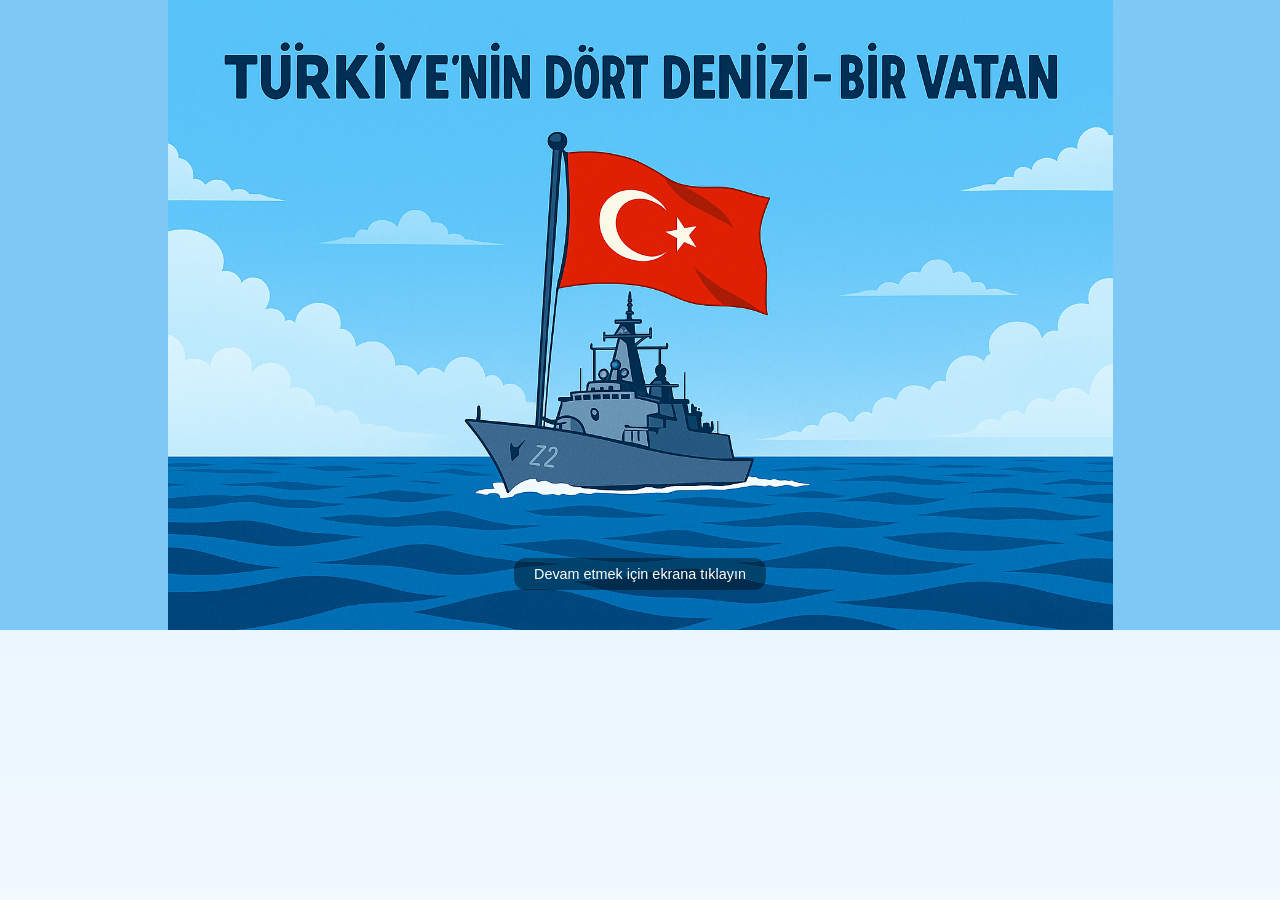
<file: index.html>
<!DOCTYPE html>
<html lang="tr">
<head>
  <meta charset="UTF-8">
  <meta name="viewport" content="width=device-width, initial-scale=1.0">
  <title>Mavi Vatan Nedir?</title>
  <link rel="stylesheet" href="style.css">
  <style>
    #intro-screen {
  position: fixed;
  top: 0;
  left: 0;
  width: 100%;
  height: 70vh; /* Ekranın %70’i */
  background: url('images/kapak.png') no-repeat center 80%;
  background-size: contain; /* Görselin tamamı görünür */
  background-color: #7ec8f5; /* Geri plan rengi, gökyüzüyle uyumlu */
  z-index: 9999;
  display: flex;
  align-items: flex-end;
  justify-content: center;
  cursor: pointer;
  opacity: 1;
  transition: opacity 1.5s ease, transform 1.5s ease;
}

    #intro-screen.hidden {
      opacity: 0;
      transform: translateY(-50px);
      pointer-events: none;
    }
    #intro-hint {
      position: absolute;
      bottom: 40px;
      color: white;
      background: rgba(0,0,0,0.4);
      padding: 8px 20px;
      border-radius: 12px;
      font-family: sans-serif;
      font-size: 0.9rem;
    }
    body.loaded main,
    body.loaded nav,
    body.loaded footer {
      opacity: 1;
      transform: translateY(0);
      transition: opacity 1.5s ease, transform 1.5s ease;
    }
    main, nav, footer {
      opacity: 0;
      transform: translateY(30px);
    }
  </style>
</head>
<body>
  <div id="intro-screen">
    <div id="intro-hint">Devam etmek için ekrana tıklayın</div>
  </div>

  <nav>
    <a href="index.html" class="active">Mavi Vatan</a>
    <a href="denizler.html">Denizlerimiz</a>
    <a href="harita-kullanim.html">Harita Kullanımı</a>
  </nav>

  <main>
    <h1>🌊 Mavi Vatan Nedir?</h1>
    <p>Türkiye’nin denizlerdeki hak, yetki ve menfaatlerini ifade eder. 
       Karasuları, kıta sahanlığı ve Münhasır Ekonomik Bölge (MEB) bu alanın temel parçalarıdır.</p>

    <div class="info-card">
      ⚓ <strong>Karasuları:</strong> Kıyıdan itibaren 12 mile kadar uzanır ve bu alan ülkenin tam egemenlik hakkına sahiptir.
    </div>

    <div class="info-card">
      🌊 <strong>Kıta Sahanlığı:</strong> Deniz tabanı ve altındaki doğal kaynaklar üzerinde araştırma ve işletme hakkı sağlar.
    </div>

    <div class="info-card">
      🟦 <strong>MEB (Münhasır Ekonomik Bölge):</strong> Karasularının ötesinde 200 mile kadar uzanır; 
      devlet bu bölgede balıkçılık, enerji arama ve doğal kaynak kullanımı hakkına sahiptir.
    </div>

    <div class="button-container">
      <a href="denizler.html" class="next-button">➡️ Denizlerimize Geç</a>
    </div>
  </main>

  <footer>© 2025 Mavi Vatan Eğitsel Projesi</footer>

  <script>
    const introScreen = document.getElementById("intro-screen");
    introScreen.addEventListener("click", () => {
      introScreen.classList.add("hidden");
      setTimeout(() => {
        introScreen.style.display = "none";
        document.body.classList.add("loaded");
      }, 1500);
    });
  </script>
</body>
</html>
</file>
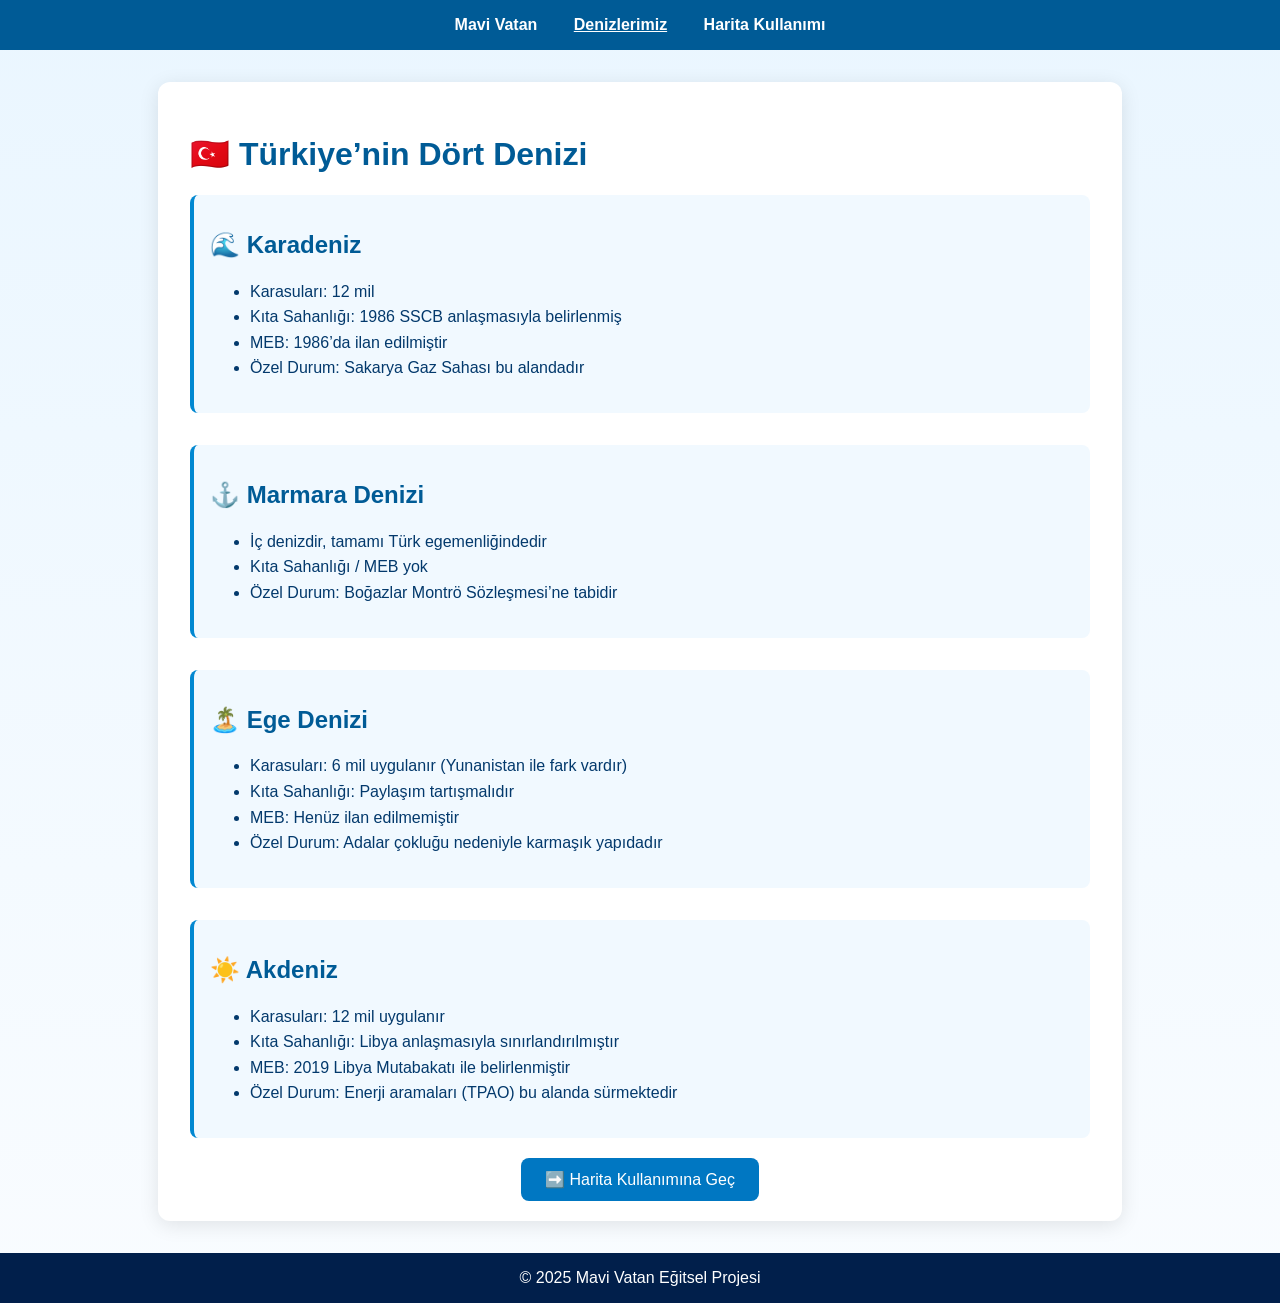
<file: denizler.html>
<!DOCTYPE html>
<html lang="tr">
<head>
  <meta charset="UTF-8">
  <meta name="viewport" content="width=device-width, initial-scale=1.0">
  <title>Denizlerimiz</title>
  <link rel="stylesheet" href="style.css">
</head>
<body>
  <nav>
    <a href="index.html">Mavi Vatan</a>
    <a href="denizler.html" class="active">Denizlerimiz</a>
    <a href="harita-kullanim.html">Harita Kullanımı</a>
  </nav>

  <main>
    <h1>🇹🇷 Türkiye’nin Dört Denizi</h1>

    <section class="sea">
      <h2>🌊 Karadeniz</h2>
      <ul>
        <li>Karasuları: 12 mil</li>
        <li>Kıta Sahanlığı: 1986 SSCB anlaşmasıyla belirlenmiş</li>
        <li>MEB: 1986’da ilan edilmiştir</li>
        <li>Özel Durum: Sakarya Gaz Sahası bu alandadır</li>
      </ul>
    </section>

    <section class="sea">
      <h2>⚓ Marmara Denizi</h2>
      <ul>
        <li>İç denizdir, tamamı Türk egemenliğindedir</li>
        <li>Kıta Sahanlığı / MEB yok</li>
        <li>Özel Durum: Boğazlar Montrö Sözleşmesi’ne tabidir</li>
      </ul>
    </section>

    <section class="sea">
      <h2>🏝️ Ege Denizi</h2>
      <ul>
        <li>Karasuları: 6 mil uygulanır (Yunanistan ile fark vardır)</li>
        <li>Kıta Sahanlığı: Paylaşım tartışmalıdır</li>
        <li>MEB: Henüz ilan edilmemiştir</li>
        <li>Özel Durum: Adalar çokluğu nedeniyle karmaşık yapıdadır</li>
      </ul>
    </section>

    <section class="sea">
      <h2>☀️ Akdeniz</h2>
      <ul>
        <li>Karasuları: 12 mil uygulanır</li>
        <li>Kıta Sahanlığı: Libya anlaşmasıyla sınırlandırılmıştır</li>
        <li>MEB: 2019 Libya Mutabakatı ile belirlenmiştir</li>
        <li>Özel Durum: Enerji aramaları (TPAO) bu alanda sürmektedir</li>
      </ul>
    </section>

    <div class="button-container">
      <a href="harita-kullanim.html" class="next-button">➡️ Harita Kullanımına Geç</a>
    </div>
  </main>

  <footer>© 2025 Mavi Vatan Eğitsel Projesi</footer>
</body>
</html>
</file>
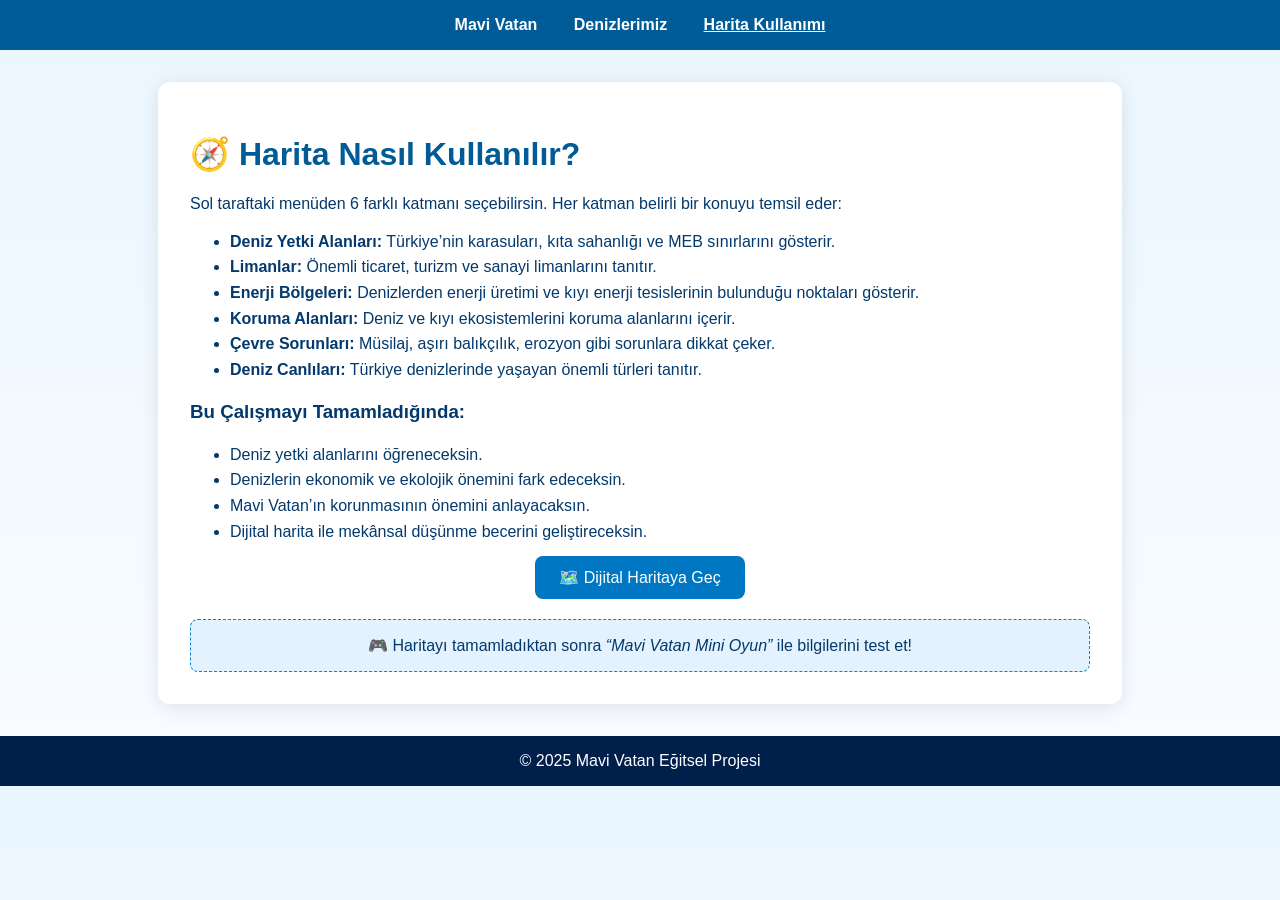
<file: harita-kullanim.html>
<!DOCTYPE html>
<html lang="tr">
<head>
  <meta charset="UTF-8">
  <meta name="viewport" content="width=device-width, initial-scale=1.0">
  <title>Harita Kullanımı</title>
  <link rel="stylesheet" href="style.css">
</head>
<body>
  <nav>
    <a href="index.html">Mavi Vatan</a>
    <a href="denizler.html">Denizlerimiz</a>
    <a href="harita-kullanim.html" class="active">Harita Kullanımı</a>
  </nav>

  <main>
    <h1>🧭 Harita Nasıl Kullanılır?</h1>

    <p>Sol taraftaki menüden 6 farklı katmanı seçebilirsin. Her katman belirli bir konuyu temsil eder:</p>

    <ul class="layers">
      <li><strong>Deniz Yetki Alanları:</strong> Türkiye’nin karasuları, kıta sahanlığı ve MEB sınırlarını gösterir.</li>
      <li><strong>Limanlar:</strong> Önemli ticaret, turizm ve sanayi limanlarını tanıtır.</li>
      <li><strong>Enerji Bölgeleri:</strong> Denizlerden enerji üretimi ve kıyı enerji tesislerinin bulunduğu noktaları gösterir.</li>
      <li><strong>Koruma Alanları:</strong> Deniz ve kıyı ekosistemlerini koruma alanlarını içerir.</li>
      <li><strong>Çevre Sorunları:</strong> Müsilaj, aşırı balıkçılık, erozyon gibi sorunlara dikkat çeker.</li>
      <li><strong>Deniz Canlıları:</strong> Türkiye denizlerinde yaşayan önemli türleri tanıtır.</li>
    </ul>

    <h3>Bu Çalışmayı Tamamladığında:</h3>
    <ul>
      <li>Deniz yetki alanlarını öğreneceksin.</li>
      <li>Denizlerin ekonomik ve ekolojik önemini fark edeceksin.</li>
      <li>Mavi Vatan’ın korunmasının önemini anlayacaksın.</li>
      <li>Dijital harita ile mekânsal düşünme becerini geliştireceksin.</li>
    </ul>

    <div class="button-container">
      <a href="harita.html" class="next-button">🗺️ Dijital Haritaya Geç</a>
    </div>

    <div class="game-hint">
      🎮 Haritayı tamamladıktan sonra <em>“Mavi Vatan Mini Oyun”</em> ile bilgilerini test et!
    </div>
  </main>

  <footer>© 2025 Mavi Vatan Eğitsel Projesi</footer>
</body>
</html>
</file>
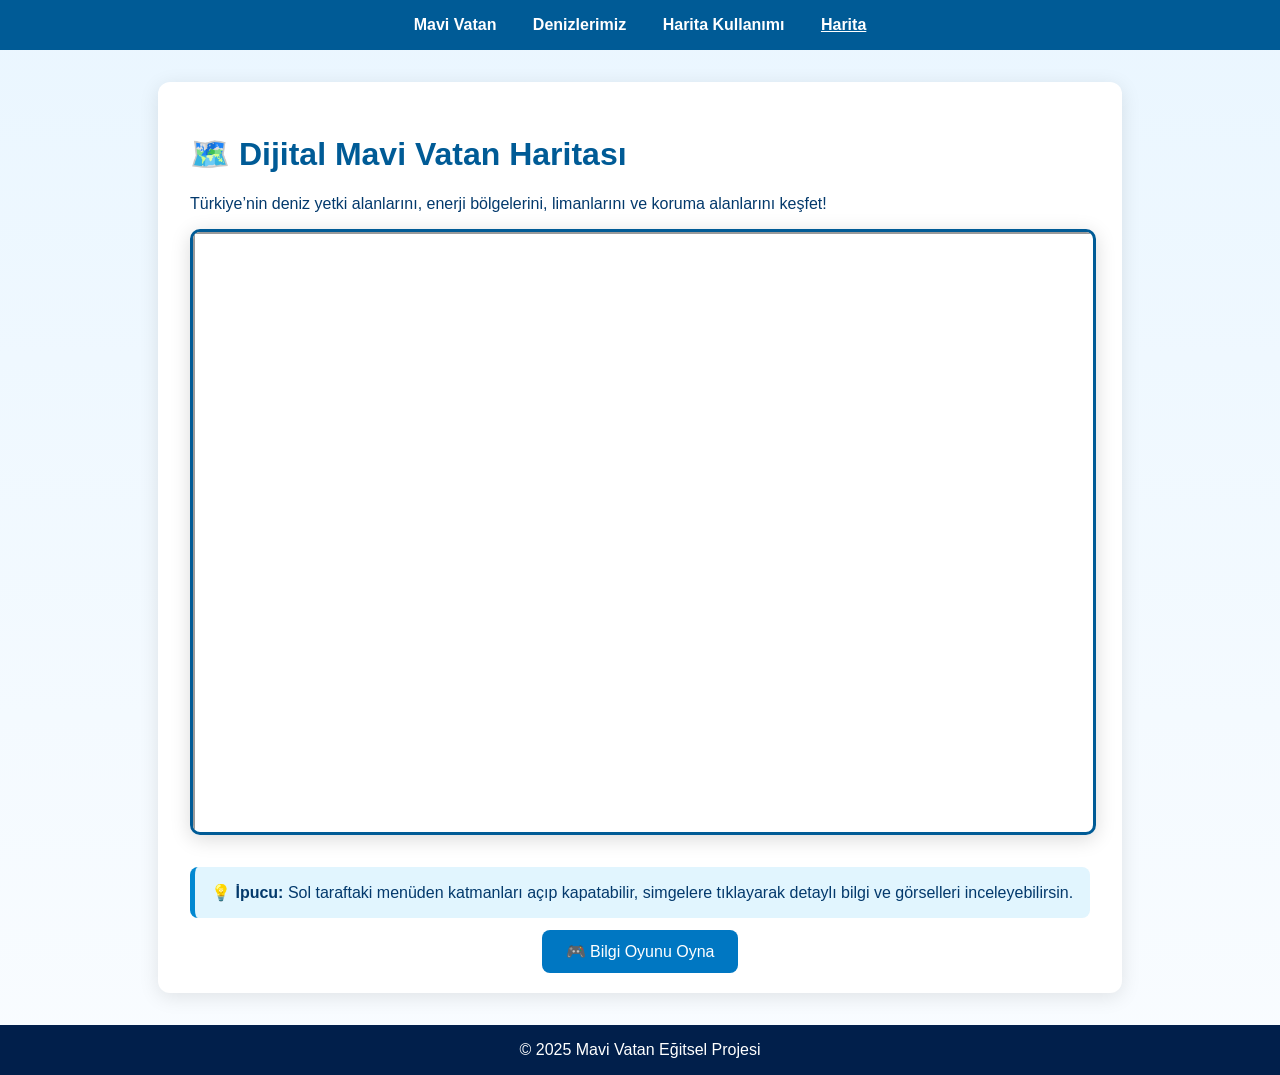
<file: harita.html>
<!DOCTYPE html>
<html lang="tr">
<head>
  <meta charset="UTF-8">
  <meta name="viewport" content="width=device-width, initial-scale=1.0">
  <title>Dijital Mavi Vatan Haritası</title>
  <link rel="stylesheet" href="style.css">
  <style>
    /* Harita sayfasına özel birkaç küçük ek stil */
    .map-container {
      width: 100%;
      height: 600px;
      border: 3px solid #005b96;
      border-radius: 10px;
      overflow: hidden;
      box-shadow: 0 4px 20px rgba(0,0,0,0.15);
      margin-top: 1rem;
    }

    .map-note {
      background: #e1f5fe;
      border-left: 5px solid #0288d1;
      padding: 1rem;
      margin-top: 2rem;
      border-radius: 8px;
    }

    @media (max-width: 600px) {
      .map-container {
        height: 400px;
      }
    }
  </style>
</head>
<body>
  <nav>
    <a href="index.html">Mavi Vatan</a>
    <a href="denizler.html">Denizlerimiz</a>
    <a href="harita-kullanim.html">Harita Kullanımı</a>
    <a href="harita.html" class="active">Harita</a>
  </nav>

  <main>
    <h1>🗺️ Dijital Mavi Vatan Haritası</h1>
    <p>Türkiye’nin deniz yetki alanlarını, enerji bölgelerini, limanlarını ve koruma alanlarını keşfet!</p>

    <div class="map-container">
      <!-- 🔹 Harita embed kodu entegre edildi -->
      <iframe 
        src="https://www.google.com/maps/d/u/0/embed?mid=18wEDmeI0EaN9eVmyfA4PRtOLjhP7oPc&ehbc=2E312F&noprof=1"
        width="100%" height="100%" allowfullscreen loading="lazy">
      </iframe>
    </div>

    <div class="map-note">
      💡 <strong>İpucu:</strong> Sol taraftaki menüden katmanları açıp kapatabilir, 
      simgelere tıklayarak detaylı bilgi ve görselleri inceleyebilirsin.
    </div>

        </div>
<div class="button-container">
  <a href="oyun.html" class="next-button">🎮 Bilgi Oyunu Oyna</a>
</div>

  </main>

  <footer>© 2025 Mavi Vatan Eğitsel Projesi </footer>
</body>
</html>
</file>
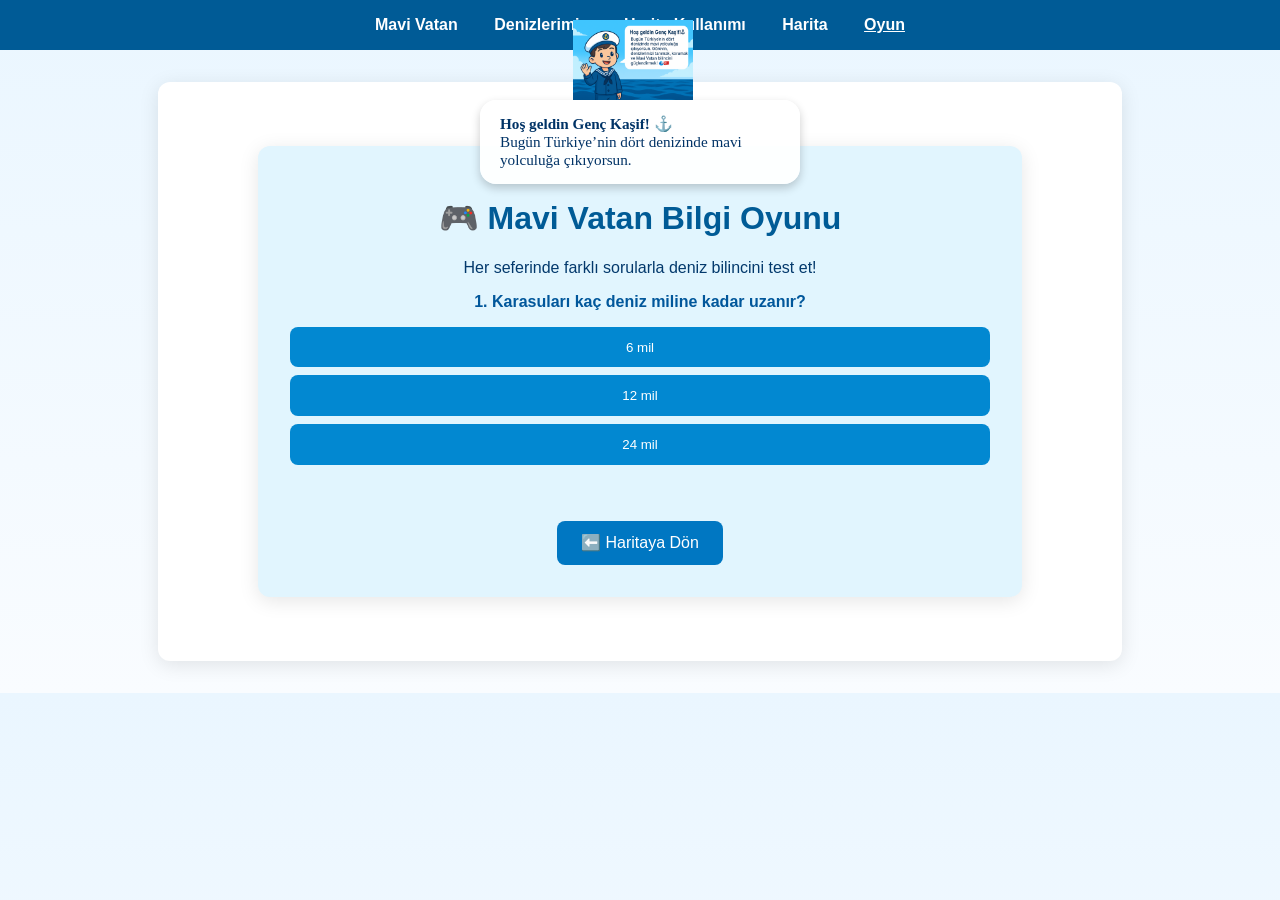
<file: oyun.html>
<!DOCTYPE html>
<html lang="tr">
<head>
  <meta charset="UTF-8">
  <meta name="viewport" content="width=device-width, initial-scale=1.0">
  <title>Mavi Vatan Bilgi Oyunu</title>
  <link rel="stylesheet" href="style.css">
  <style>
    .quiz-container {
      background: #e1f5fe;
      border-radius: 12px;
      padding: 2rem;
      box-shadow: 0 4px 20px rgba(0,0,0,0.1);
      max-width: 700px;
      margin: 2rem auto;
      text-align: center;
    }
    .question {
      font-weight: bold;
      margin-bottom: 1rem;
      color: #01579b;
    }
    .options button {
      display: block;
      width: 100%;
      margin: 0.5rem 0;
      padding: 0.8rem;
      border: none;
      border-radius: 8px;
      background: #0288d1;
      color: white;
      cursor: pointer;
      transition: background 0.3s;
    }
    .options button:hover {
      background: #01579b;
    }
    .result {
      margin-top: 1.5rem;
      font-size: 1.2rem;
      font-weight: bold;
      color: #004d40;
    }
    .back-btn {
      display: inline-block;
      margin-top: 2rem;
      padding: 0.8rem 1.5rem;
      background: #0077c2;
      color: white;
      text-decoration: none;
      border-radius: 8px;
    }
    /* Maskot stilleri */
    .mascot-container {
      position: fixed;
      top: 20px;
      left: 50%;
      transform: translateX(-50%);
      display: flex;
      flex-direction: column;
      align-items: center;
      z-index: 999;
      animation: fadeIn 1.5s ease;
    }
    .mascot-img {
      width: 120px;
      height: auto;
      margin-right: 15px;
      transition: transform 0.3s ease, opacity 0.3s ease;
    }
    .mascot-speech {
      background: #ffffffee;
      border-radius: 16px;
      padding: 15px 20px;
      font-family: 'Comic Sans MS', cursive;
      font-size: 0.95rem;
      color: #003366;
      box-shadow: 0 4px 10px rgba(0,0,0,0.2);
      max-width: 280px;
      cursor: pointer;
      transition: transform 0.2s;
    }
    .mascot-speech:hover { transform: scale(1.03); }
    @keyframes fadeIn {
      from {opacity: 0; transform: translateY(20px);}
      to {opacity: 1; transform: translateY(0);}
    }
  </style>
</head>
<body>
  <nav>
    <a href="index.html">Mavi Vatan</a>
    <a href="denizler.html">Denizlerimiz</a>
    <a href="harita-kullanim.html">Harita Kullanımı</a>
    <a href="harita.html">Harita</a>
    <a href="oyun.html" class="active">Oyun</a>
  </nav>

  <main>
    <div class="quiz-container">
      <h1>🎮 Mavi Vatan Bilgi Oyunu</h1>
      <p>Her seferinde farklı sorularla deniz bilincini test et!</p>
      <div id="quiz"></div>
      <div id="result" class="result"></div>
      <a href="harita.html" class="back-btn">⬅️ Haritaya Dön</a>
    </div>
  </main>

  <!-- Denizci Kara maskotu -->
  <div class="mascot-container" id="mascot">
    <img src="images/maskot1.png" alt="Denizci Kara" class="mascot-img" id="mascot-img">
    <div class="mascot-speech" id="speech-bubble">
      <strong>Hoş geldin Genç Kaşif! ⚓</strong><br>
      Bugün Türkiye’nin dört denizinde mavi yolculuğa çıkıyorsun.
    </div>
  </div>

  <script>
    const allQuestions = [
      { q: "Karasuları kaç deniz miline kadar uzanır?", o: ["6 mil", "12 mil", "24 mil"], a: 1 },
      { q: "Türkiye Akdeniz’de MEB sınırını hangi ülkeyle belirlemiştir?", o: ["Libya", "Yunanistan", "İtalya"], a: 0 },
      { q: "Montrö Sözleşmesi hangi denizle ilgilidir?", o: ["Karadeniz", "Ege Denizi", "Akdeniz"], a: 0 },
      { q: "Kıta sahanlığı hangi kaynakları kapsar?", o: ["Deniz yüzeyi", "Deniz tabanı ve altı", "Karadaki nehirler"], a: 1 },
      { q: "Mavi Vatan kavramı neyi ifade eder?", o: ["Karasal sınırlar", "Denizlerdeki hak ve yetkiler", "Balıkçılık alanları"], a: 1 },
      { q: "Türkiye’nin iç denizi hangisidir?", o: ["Marmara Denizi", "Ege Denizi", "Akdeniz"], a: 0 },
      { q: "Ege Denizi’nde karasuları Türkiye için kaç mildir?", o: ["6 mil", "12 mil", "9 mil"], a: 0 },
      { q: "Sakarya Gaz Sahası hangi denizde yer alır?", o: ["Ege", "Karadeniz", "Akdeniz"], a: 1 },
      { q: "Deniz canlılarını korumak neden önemlidir?", o: ["Turizm için", "Ekosistem dengesi için", "Yemek çeşitliliği için"], a: 1 },
      { q: "TPAO’nun enerji aramaları hangi denizde sürmektedir?", o: ["Akdeniz", "Marmara", "Karadeniz"], a: 0 }
    ];

    function shuffle(array) { return array.sort(() => Math.random() - 0.5); }
    const questions = shuffle(allQuestions).slice(0, 5);
    let current = 0; let score = 0;
    const quizDiv = document.getElementById("quiz");
    const resultDiv = document.getElementById("result");

    function showQuestion() {
      if (current >= questions.length) { showResult(); return; }
      const q = questions[current];
      quizDiv.innerHTML = `
        <div class="question">${current + 1}. ${q.q}</div>
        <div class="options">${q.o.map((opt, i) => `<button onclick="checkAnswer(${i})">${opt}</button>`).join("")}</div>`;
    }

    function checkAnswer(selected) {
      if (selected === questions[current].a) score += 20;
      current++; showQuestion();
    }

    function showResult() {
      quizDiv.innerHTML = "";
      let title = "🌊 Deniz Öğrencisi";
      if (score === 100) title = "🦅 Deniz Kartalı!";
      else if (score >= 60) title = "⚓ Deniz Kaşifi!";
      resultDiv.innerHTML = `<p>Tebrikler! Toplam puanın: <strong>${score}</strong></p><p>Unvanın: <strong>${title}</strong></p><button onclick="restartGame()" class="back-btn">🔁 Yeniden Oyna</button>`;
    }

    function restartGame() {
      score = 0; current = 0;
      const newSet = shuffle(allQuestions).slice(0, 5);
      questions.splice(0, questions.length, ...newSet);
      resultDiv.innerHTML = ""; showQuestion();
    }

    showQuestion();

    // Maskot konuşma sistemi
    const messages = [
      { text: "<strong>Hoş geldin Genç Kaşif! ⚓</strong><br>Bugün Türkiye’nin dört denizinde mavi yolculuğa çıkıyorsun.", img: "images/maskot1.png" },
      { text: "Karadeniz, Marmara, Ege ve Akdeniz seni bekliyor! 🌊<br>Her biri benzersiz güzelliklere sahip.", img: "images/maskot2.png" },
      { text: "Unutma! Denizlerimizi korumak hepimizin görevi. 💙🇹🇷", img: "images/maskot3.png" },
      { text: "Hazırsan, macera başlasın! 🚢 Tıkla ve keşfe devam et!", img: "images/maskot2.png" }
    ];

    let index = 0;
    const speechBubble = document.getElementById('speech-bubble');
    const mascotImg = document.getElementById('mascot-img');

    speechBubble.addEventListener('click', () => {
      index = (index + 1) % messages.length;
      mascotImg.style.opacity = 0;
      setTimeout(() => {
        mascotImg.src = messages[index].img;
        mascotImg.style.opacity = 1;
      }, 300);
      speechBubble.innerHTML = messages[index].text;
    });
  </script>
</body>
</html>
</file>
<file: style.css>
body {
  font-family: "Segoe UI", sans-serif;
  background: linear-gradient(to bottom, #eaf6ff, #f9fcff);
  color: #03396c;
  margin: 0;
}

nav {
  background-color: #005b96;
  padding: 1rem;
  text-align: center;
}

nav a {
  color: white;
  text-decoration: none;
  margin: 0 1rem;
  font-weight: 600;
}

nav a.active {
  text-decoration: underline;
}

main {
  width: 90%;
  max-width: 900px;
  margin: 2rem auto;
  background: white;
  padding: 2rem;
  border-radius: 12px;
  box-shadow: 0 4px 20px rgba(0,0,0,0.1);
}

h1, h2 {
  color: #005b96;
}

.info-card {
  background: #e1f5fe;
  border-left: 5px solid #0288d1;
  padding: 1rem;
  margin: 1rem 0;
  border-radius: 8px;
}

.sea {
  margin-bottom: 2rem;
  background: #f1f9ff;
  border-left: 4px solid #0288d1;
  padding: 1rem;
  border-radius: 8px;
}

ul {
  line-height: 1.6;
}

.next-button {
  background-color: #0077c2;
  color: white;
  padding: 0.8rem 1.5rem;
  border-radius: 8px;
  text-decoration: none;
  transition: background 0.3s;
}

.next-button:hover {
  background-color: #005b96;
}

.button-container {
  text-align: center;
  margin-top: 1.5rem;
}

footer {
  background: #011f4b;
  color: white;
  text-align: center;
  padding: 1rem;
  margin-top: 2rem;
}

.game-hint {
  background: #e3f2fd;
  border: 1px dashed #0288d1;
  padding: 1rem;
  border-radius: 8px;
  margin-top: 2rem;
  text-align: center;
}

@media (max-width: 600px) {
  nav {
    display: flex;
    flex-direction: column;
  }
}
</file>
